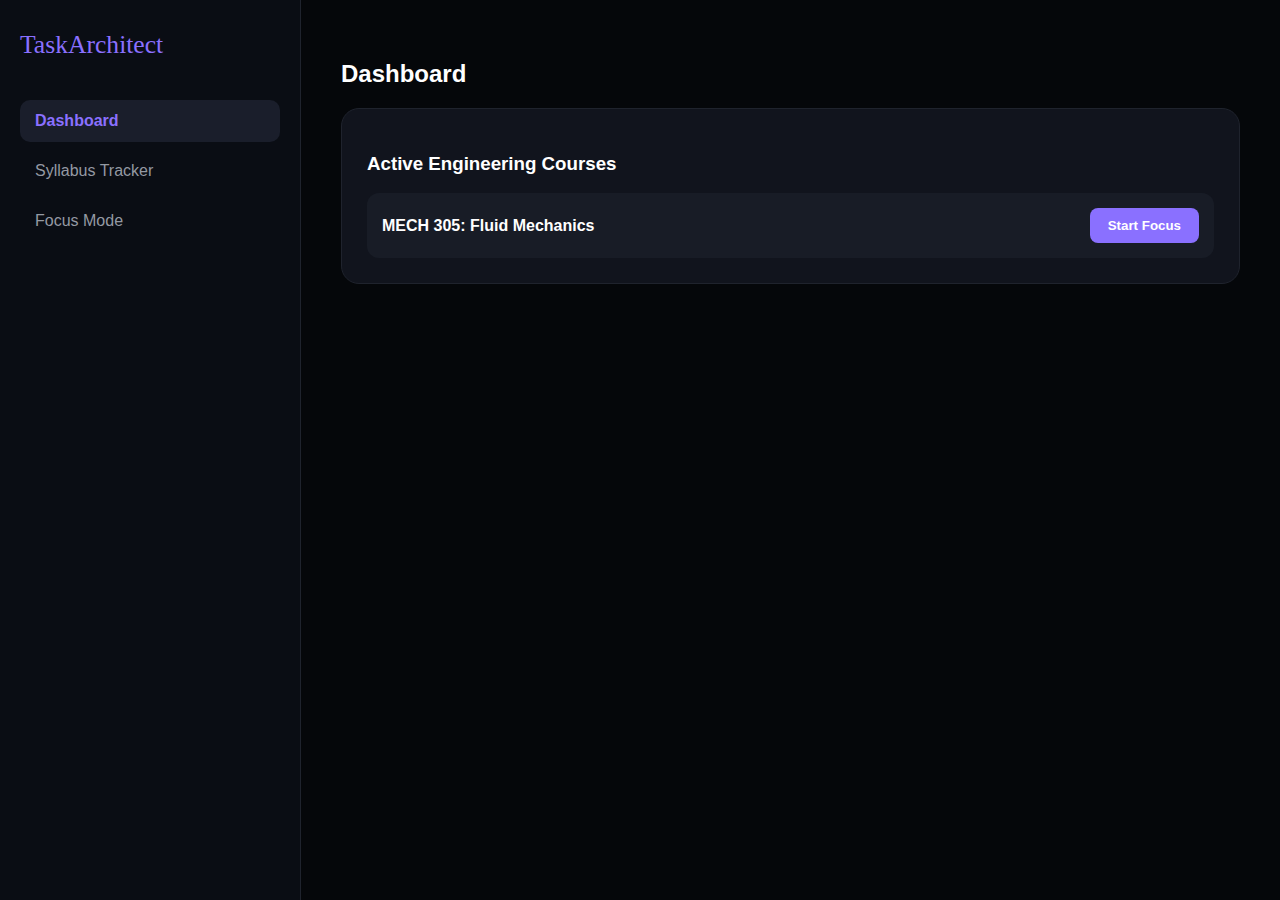
<file: index.html>
<!DOCTYPE html>
<html lang="en">
<head>
    <title>TaskArchitect | Dashboard</title>
    <link rel="stylesheet" href="style.css">
</head>
<body>
    <aside>
        <div class="logo">TaskArchitect</div>
        <nav>
            <a href="index.html" class="active">Dashboard</a>
            <a href="college.html">Syllabus Tracker</a>
            <a href="pomodoro.html">Focus Mode</a>
        </nav>
    </aside>
    <main>
        <h2>Dashboard</h2>
        <div class="card">
            <h3>Active Engineering Courses</h3>
            <div style="background: #181c26; padding: 15px; border-radius: 12px; display: flex; justify-content: space-between; align-items: center;">
                <div><strong>MECH 305: Fluid Mechanics</strong></div>
                <button class="btn-action" onclick="location.href='pomodoro.html'">Start Focus</button>
            </div>
        </div>
    </main>
</body>
</html>
</file>
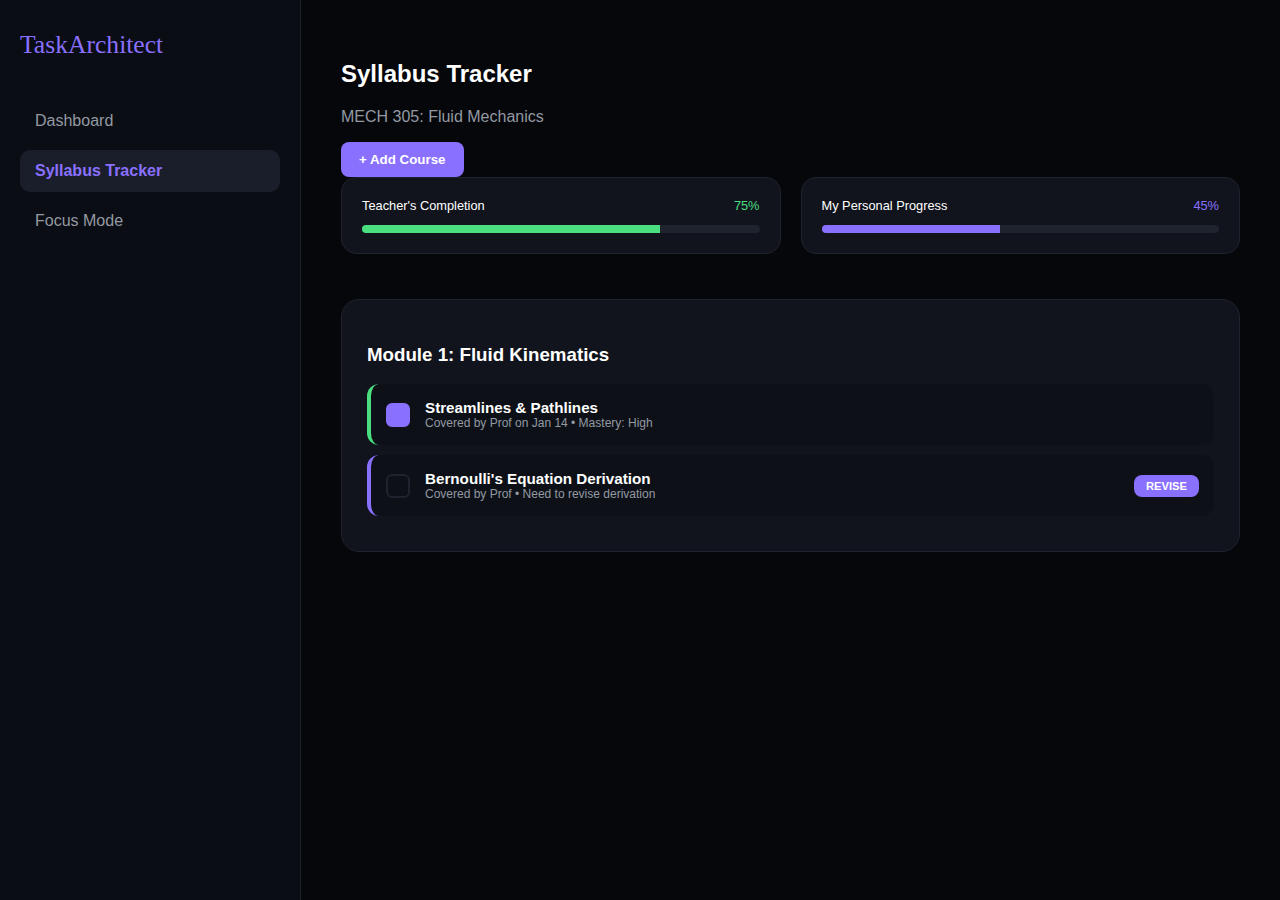
<file: college.html>
<!DOCTYPE html>
<html lang="en">
<head>
    <title>Syllabus Tracker | TaskArchitect</title>
    <link rel="stylesheet" href="style.css">
    <style>
        .syllabus-grid {
            display: grid;
            gap: 25px;
        }

        /* Dual Progress Section */
        .progress-header {
            display: grid;
            grid-template-columns: 1fr 1fr;
            gap: 20px;
            margin-bottom: 20px;
        }

        .prog-card {
            background: var(--card-bg);
            padding: 20px;
            border-radius: 15px;
            border: 1px solid var(--border-color);
        }

        .bar-container {
            width: 100%;
            height: 8px;
            background: #1f232d;
            border-radius: 4px;
            margin-top: 12px;
            overflow: hidden;
        }

        .bar-teacher { width: 75%; background: #4ade80; height: 100%; }
        .bar-student { width: 45%; background: var(--accent-violet); height: 100%; transition: 0.5s; }

        /* Topic Module Styling */
        .module-card {
            background: var(--card-bg);
            border: 1px solid var(--border-color);
            border-radius: 18px;
            padding: 25px;
        }

        .topic-row {
            display: flex;
            align-items: center;
            padding: 15px;
            background: #0d1117;
            margin-bottom: 10px;
            border-radius: 12px;
            border-left: 4px solid transparent;
            transition: 0.3s;
        }

        .topic-row.covered { border-left-color: #4ade80; }
        .topic-row.focused { border-left-color: var(--accent-violet); }

        .checkbox {
            width: 20px;
            height: 20px;
            border: 2px solid var(--border-color);
            border-radius: 6px;
            margin-right: 15px;
            cursor: pointer;
            transition: 0.2s;
        }

        .checkbox.checked {
            background: var(--accent-violet);
            border-color: var(--accent-violet);
        }

        .topic-info { flex: 1; }
        .topic-info h4 { margin: 0; font-size: 0.95rem; }
        .topic-info p { margin: 0; font-size: 0.75rem; color: var(--text-dim); }

    </style>
</head>
<body>
    <aside>
        <div class="logo">TaskArchitect</div>
        <nav>
            <a href="index.html">Dashboard</a>
            <a href="college.html" class="active">Syllabus Tracker</a>
            <a href="pomodoro.html">Focus Mode</a>
        </nav>
    </aside>

    <main>
        <div class="workspace-header">
            <div>
                <h2>Syllabus Tracker</h2>
                <p style="color:var(--text-dim)">MECH 305: Fluid Mechanics</p>
            </div>
            <button class="btn-action">+ Add Course</button>
        </div>

        <div class="syllabus-grid">
            <div class="progress-header">
                <div class="prog-card">
                    <div style="display:flex; justify-content:space-between; font-size:0.8rem;">
                        <span>Teacher's Completion</span>
                        <span style="color:#4ade80">75%</span>
                    </div>
                    <div class="bar-container"><div class="bar-teacher"></div></div>
                </div>
                <div class="prog-card">
                    <div style="display:flex; justify-content:space-between; font-size:0.8rem;">
                        <span>My Personal Progress</span>
                        <span id="perc-text" style="color:var(--accent-violet)">45%</span>
                    </div>
                    <div class="bar-container"><div class="bar-student" id="my-bar"></div></div>
                </div>
            </div>

            <div class="module-card">
                <h3>Module 1: Fluid Kinematics</h3>
                <div class="topic-row covered">
                    <div class="checkbox checked"></div>
                    <div class="topic-info">
                        <h4>Streamlines & Pathlines</h4>
                        <p>Covered by Prof on Jan 14 • Mastery: High</p>
                    </div>
                </div>

                <div class="topic-row covered focused">
                    <div class="checkbox" id="check1" onclick="updateProgress()"></div>
                    <div class="topic-info">
                        <h4>Bernoulli's Equation Derivation</h4>
                        <p>Covered by Prof • Need to revise derivation</p>
                    </div>
                    <button class="btn-action" style="padding: 5px 12px; font-size: 0.7rem;" onclick="location.href='pomodoro.html'">REVISE</button>
                </div>
            </div>
        </div>
    </main>

    <script>
        function updateProgress() {
            const check = document.getElementById('check1');
            const bar = document.getElementById('my-bar');
            const text = document.getElementById('perc-text');

            check.classList.add('checked');
            bar.style.width = '65%';
            text.innerText = '65%';
            
            // Interaction feedback
            const row = check.parentElement;
            row.style.background = '#1a1e2b';
        }
    </script>
</body>
</html>
</file>
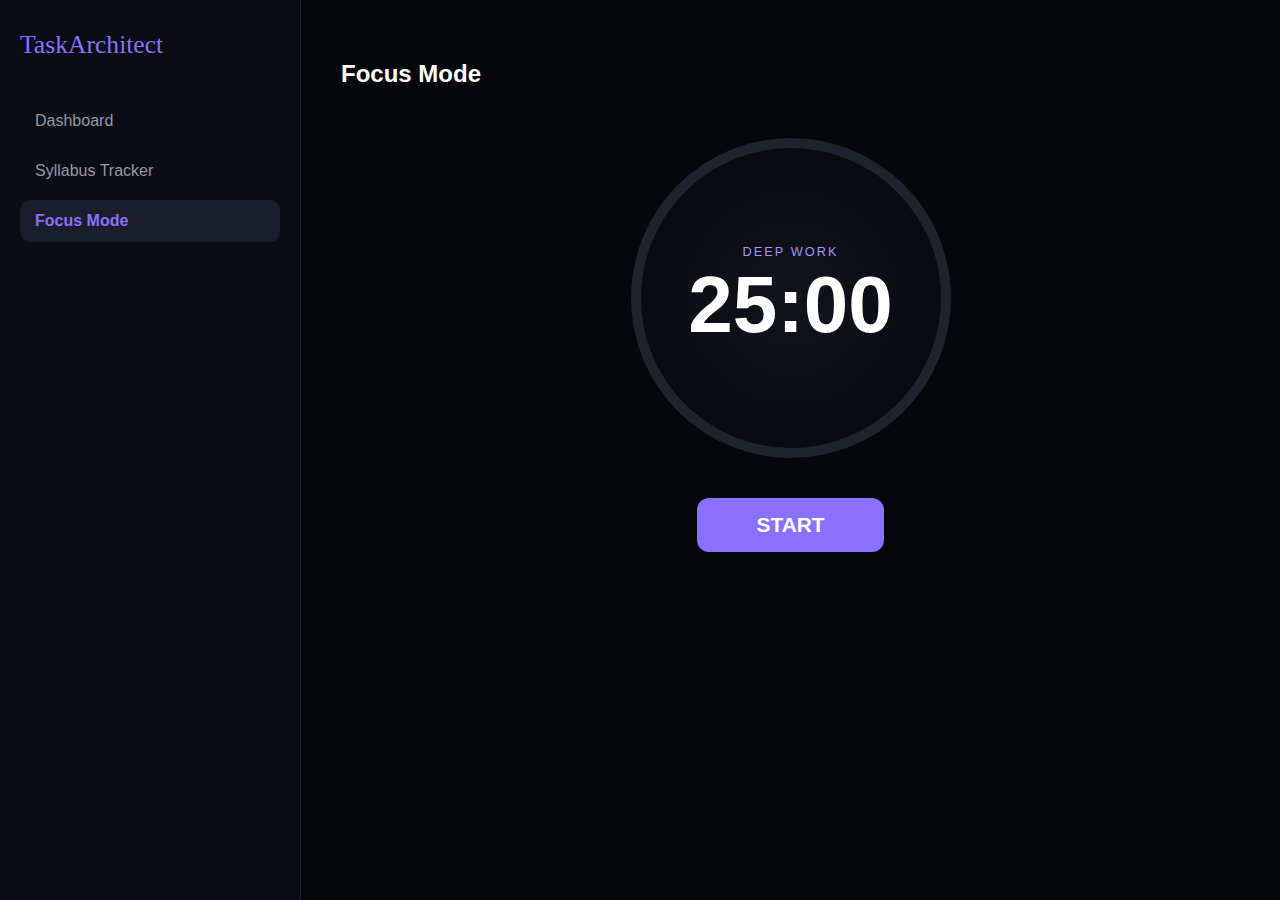
<file: pomodoro.html>
<!DOCTYPE html>
<html lang="en">
<head>
    <title>Focus Mode | TaskArchitect</title>
    <link rel="stylesheet" href="style.css">
    <style>
        .timer-container { display: flex; flex-direction: column; align-items: center; margin-top: 50px; }
        
        .clock-ring {
            width: 300px; height: 300px; border-radius: 50%;
            border: 10px solid #1f232d; display: flex; flex-direction: column;
            align-items: center; justify-content: center;
            background: radial-gradient(circle, #11141d 0%, #05070a 100%);
            transition: 0.5s;
        }

        .clock-ring.active { border-color: var(--accent-violet); box-shadow: 0 0 40px rgba(138, 112, 255, 0.2); }

        #timer-display { font-size: 5rem; font-weight: 700; margin: 0; }

        .btn-toggle {
            background: var(--accent-violet); color: white; border: none;
            padding: 15px 60px; font-size: 1.3rem; border-radius: 12px;
            cursor: pointer; font-weight: 700; margin-top: 40px; transition: 0.3s;
        }

        .btn-toggle.pause-state { background: #ff5f5f; } /* Red for Pause */
    </style>
</head>
<body>
    <aside>
        <div class="logo">TaskArchitect</div>
        <nav>
            <a href="index.html">Dashboard</a>
            <a href="college.html">Syllabus Tracker</a>
            <a href="pomodoro.html" class="active">Focus Mode</a>
        </nav>
    </aside>

    <main>
        <h2>Focus Mode</h2>
        <div class="timer-container">
            <div class="clock-ring" id="ring">
                <div style="color:var(--accent-soft); letter-spacing:2px; font-size:0.8rem;">DEEP WORK</div>
                <h1 id="timer-display">25:00</h1>
            </div>
            <button class="btn-toggle" id="toggle-btn" onclick="toggleTimer()">START</button>
        </div>
    </main>

    <script>
        let timeLeft = 25 * 60;
        let timerId = null;

        function toggleTimer() {
            const btn = document.getElementById('toggle-btn');
            const ring = document.getElementById('ring');

            if (timerId) {
                // Pause Logic
                clearInterval(timerId);
                timerId = null;
                btn.innerText = 'START';
                btn.classList.remove('pause-state');
                ring.classList.remove('active');
            } else {
                // Start Logic
                btn.innerText = 'PAUSE';
                btn.classList.add('pause-state');
                ring.classList.add('active');
                
                timerId = setInterval(() => {
                    timeLeft--;
                    updateDisplay();
                    if (timeLeft <= 0) {
                        clearInterval(timerId);
                        alert("Session Finished!");
                    }
                }, 1000);
            }
        }

        function updateDisplay() {
            const m = Math.floor(timeLeft / 60);
            const s = timeLeft % 60;
            document.getElementById('timer-display').innerText = 
                `${m.toString().padStart(2, '0')}:${s.toString().padStart(2, '0')}`;
        }
    </script>
</body>
</html>
</file>
<file: style.css>
:root {
    --bg-deep: #05070a;
    --sidebar-bg: #0a0d14;
    --card-bg: #11141d;
    --accent-violet: #8a70ff;
    --accent-soft: #a594fd;
    --text-white: #ffffff;
    --text-dim: #9499a3;
    --border-color: #1f232d;
}

body {
    background-color: var(--bg-deep);
    color: var(--text-white);
    font-family: 'Inter', sans-serif;
    margin: 0; display: flex; height: 100vh; overflow: hidden;
}

aside {
    width: 260px; background: var(--sidebar-bg);
    border-right: 1px solid var(--border-color);
    padding: 30px 20px; display: flex; flex-direction: column;
}

.logo {
    font-family: 'Playfair Display', serif; font-size: 1.6rem;
    color: var(--accent-violet); margin-bottom: 40px;
}

nav a {
    color: var(--text-dim); text-decoration: none;
    padding: 12px 15px; margin-bottom: 8px; border-radius: 10px;
    display: flex; align-items: center; transition: 0.3s;
}

nav a.active { background: #1a1e2b; color: var(--accent-violet); font-weight: 600; }

main { flex: 1; padding: 40px; overflow-y: auto; }

.card {
    background: var(--card-bg); border: 1px solid var(--border-color);
    border-radius: 18px; padding: 25px; margin-bottom: 25px;
}

.btn-action {
    background: var(--accent-violet); color: white; border: none;
    padding: 10px 18px; border-radius: 8px; cursor: pointer; font-weight: 600;
}
</file>
